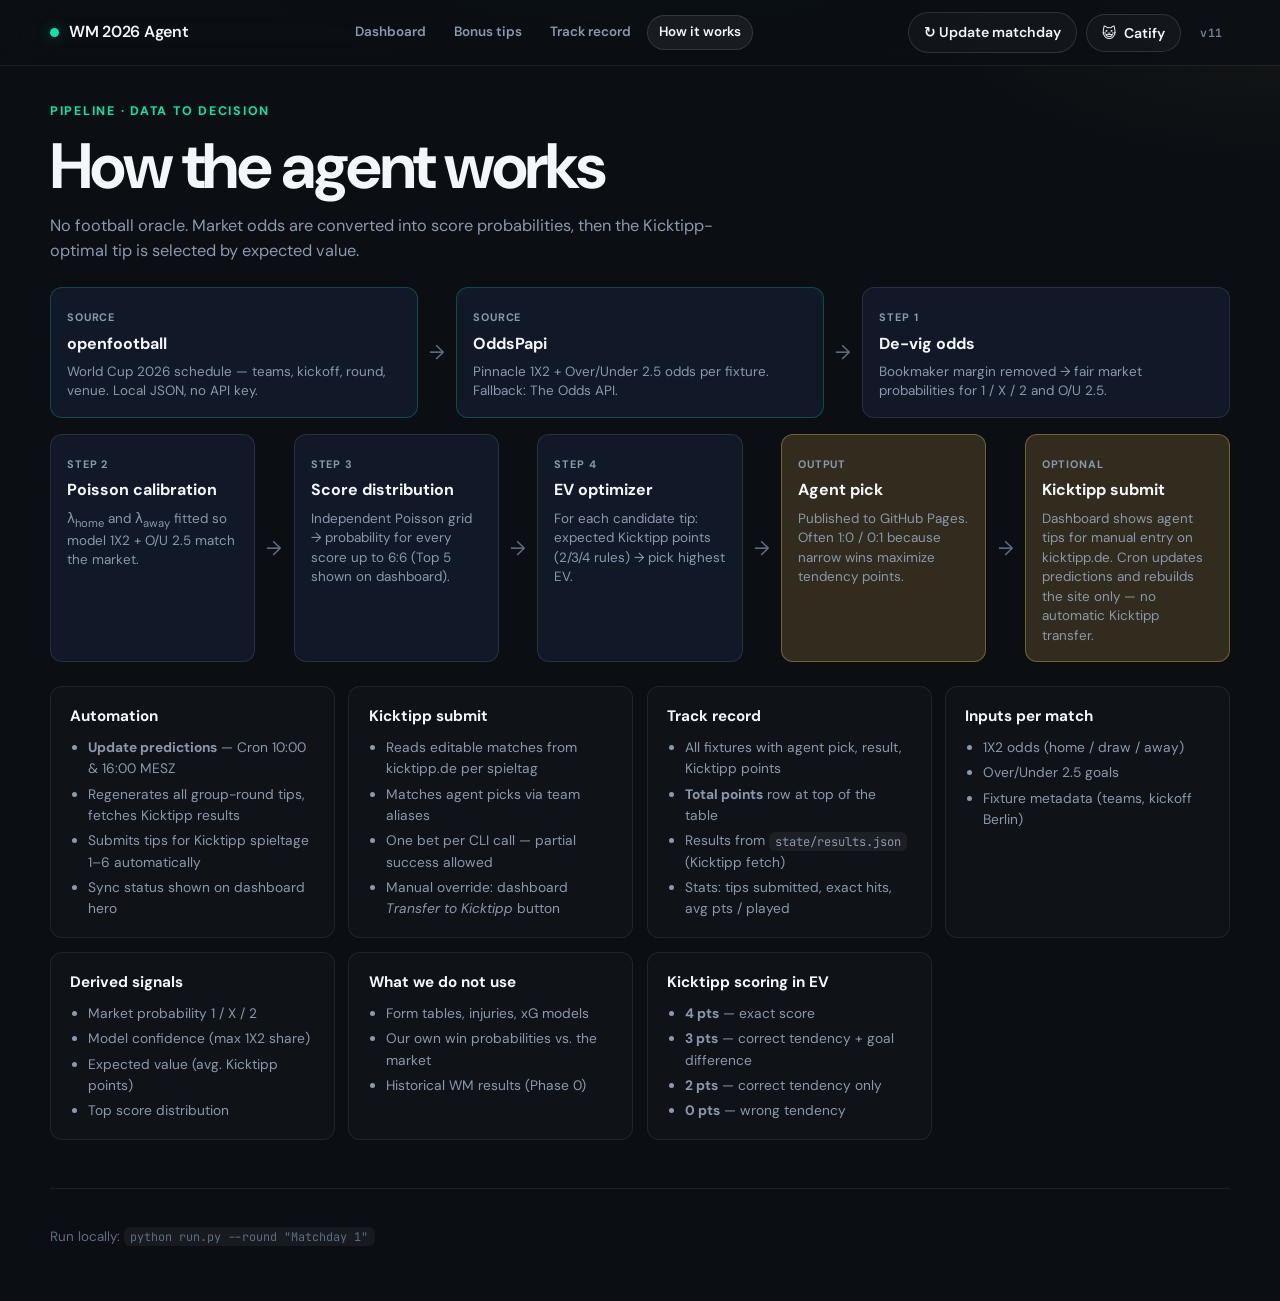
<file: docs/pipeline.html>
<!DOCTYPE html>
<html lang="en">
<head>
  <meta charset="utf-8">
  <meta name="viewport" content="width=device-width, initial-scale=1">
  <title>How it works · WM 2026 Agent</title>
  <link rel="preconnect" href="https://fonts.googleapis.com">
  <link rel="preconnect" href="https://fonts.gstatic.com" crossorigin>
  <link href="https://fonts.googleapis.com/css2?family=DM+Sans:ital,opsz,wght@0,9..40,400;0,9..40,500;0,9..40,600;0,9..40,700;1,9..40,400&family=JetBrains+Mono:wght@500;700&display=swap" rel="stylesheet">
  <link rel="stylesheet" href="static/style.css">
  <style>
    /* Critical: hide cat copy before full CSS / JS (normal mode default). */
    html:not(.cat-mode) .t-cat,
    body:not(.cat-mode) .t-cat {
      display: none !important;
    }
    html.cat-mode .t-normal,
    body.cat-mode .t-normal {
      display: none !important;
    }
  </style>
  <script>
    (function () {
      try {
        if (localStorage.getItem("wm2026-cat-mode") === "1") {
          document.documentElement.classList.add("cat-mode");
        }
      } catch (err) {
        /* ignore */
      }
    })();
  </script>
</head>
<body>
  <div class="page-glow" aria-hidden="true"></div>
  <div class="cat-layer" aria-hidden="true" hidden>
    <img class="cat-float cat-float-tr" src="static/cats/mascot.svg" alt="" width="48" height="48">
    <img class="cat-float cat-float-bl" src="static/cats/purr.svg" alt="" width="40" height="40">
  </div>
  <header class="topbar">
    <div class="shell topbar-inner">
      <div class="brand">
        <a href="index.html" class="brand-link">
          <span class="brand-dot"></span>
          <span class="brand-label">
            <span class="t-normal">WM 2026 Agent</span>
            <span class="t-cat" hidden>WM 2026 Cat Agent</span>
          </span>
        </a>
      </div>
      <nav class="topbar-nav" aria-label="Main">
        <a href="index.html" class="nav-link">
          <span class="t-normal">Dashboard</span>
          <span class="t-cat" hidden>Bowl board</span>
        </a>
        <a href="bonus.html" class="nav-link">
          <span class="t-normal">Bonus tips</span>
          <span class="t-cat" hidden>Bonus yarn</span>
        </a>
        <a href="track.html" class="nav-link">
          <span class="t-normal">Track record</span>
          <span class="t-cat" hidden>Treat ledger</span>
        </a>
        <a href="pipeline.html" class="nav-link is-active">
          <span class="t-normal">How it works</span>
          <span class="t-cat" hidden>How the cat works</span>
        </a>
      </nav>
      <div class="topbar-actions">
        <a
          href="#"
          class="update-btn"
          id="update-btn"
          data-update-url="https://github.com/ElPold/wm2026-agent/actions/workflows/update-predictions.yml"
          aria-haspopup="dialog"
        >
          <span class="t-normal">↻ Update matchday</span>
          <span class="t-cat" hidden>↻ Refill the bowl</span>
        </a>
        <button type="button" class="catify-btn" id="catify-btn" aria-pressed="false">
          <span aria-hidden="true">😺</span>
          <span class="t-normal">Catify</span>
          <span class="t-cat" hidden>Un-Catify</span>
        </button>
        <span class="site-version mono" title="Site build version">v11</span>
      </div>
    </div>
  </header>
  <div class="update-gate" id="update-gate" hidden>
    <div class="update-gate-backdrop" data-update-gate-close></div>
    <div
      class="update-gate-dialog"
      role="dialog"
      aria-modal="true"
      aria-labelledby="update-gate-title"
    >
      <h2 class="update-gate-title" id="update-gate-title">
        <span class="t-normal">Update matchday</span>
        <span class="t-cat" hidden>Refill the bowl</span>
      </h2>
      <p class="update-gate-lead" id="update-gate-lead">
        <span class="t-normal">Enter the password to open the GitHub Actions workflow.</span>
        <span class="t-cat" hidden>Whisper the secret phrase to send the cat to the odds window.</span>
      </p>
      <label class="update-gate-label" for="update-gate-input">
        <span class="t-normal">Password</span>
        <span class="t-cat" hidden>Secret purr</span>
      </label>
      <input
        class="update-gate-input"
        id="update-gate-input"
        type="password"
        autocomplete="off"
        spellcheck="false"
      >
      <p class="update-gate-error" id="update-gate-error" hidden>
        <span class="t-normal">Wrong password. Try again.</span>
        <span class="t-cat" hidden>Wrong purr. The cat is not impressed.</span>
      </p>
      <div class="update-gate-actions">
        <button type="button" class="update-gate-btn update-gate-btn-ghost" data-update-gate-close>
          <span class="t-normal">Cancel</span>
          <span class="t-cat" hidden>Never mind</span>
        </button>
        <button type="button" class="update-gate-btn update-gate-btn-primary" id="update-gate-submit">
          <span class="t-normal">Continue</span>
          <span class="t-cat" hidden>Let the cat go</span>
        </button>
      </div>
    </div>
  </div>

  <section class="hero shell hero-compact">
    <p class="eyebrow">
      <span class="t-normal">Pipeline · Data to decision</span>
      <span class="t-cat" hidden>Pipeline · sniff to bowl</span>
    </p>
    <h1>
      <span class="t-normal">How the agent works</span>
      <span class="t-cat" hidden>How the cat works</span>
    </h1>
    <p class="hero-copy">
      <span class="t-normal">No football oracle. Market odds are converted into score probabilities, then the Kicktipp-optimal tip is selected by expected value.</span>
      <span class="t-cat" hidden>No psychic cat. Market odds become nap probabilities, then the bowl with the most expected tuna is chosen.</span>
    </p>
  </section>

  <main class="shell main">
    <section class="flow-board">
      <div class="flow-row">
        <div class="flow-node source">
          <span class="flow-tag">Source</span>
          <strong>openfootball</strong>
          <p>World Cup 2026 schedule — teams, kickoff, round, venue. Local JSON, no API key.</p>
        </div>
        <div class="flow-arrow" aria-hidden="true">→</div>
        <div class="flow-node source">
          <span class="flow-tag">Source</span>
          <strong>OddsPapi</strong>
          <p>Pinnacle 1X2 + Over/Under 2.5 odds per fixture. Fallback: The Odds API.</p>
        </div>
        <div class="flow-arrow" aria-hidden="true">→</div>
        <div class="flow-node process">
          <span class="flow-tag">Step 1</span>
          <strong>De-vig odds</strong>
          <p>Bookmaker margin removed → fair market probabilities for 1 / X / 2 and O/U 2.5.</p>
        </div>
      </div>

      <div class="flow-row">
        <div class="flow-node process">
          <span class="flow-tag">Step 2</span>
          <strong>Poisson calibration</strong>
          <p>λ<sub>home</sub> and λ<sub>away</sub> fitted so model 1X2 + O/U 2.5 match the market.</p>
        </div>
        <div class="flow-arrow" aria-hidden="true">→</div>
        <div class="flow-node process">
          <span class="flow-tag">Step 3</span>
          <strong>Score distribution</strong>
          <p>Independent Poisson grid → probability for every score up to 6:6 (Top 5 shown on dashboard).</p>
        </div>
        <div class="flow-arrow" aria-hidden="true">→</div>
        <div class="flow-node process">
          <span class="flow-tag">Step 4</span>
          <strong>EV optimizer</strong>
          <p>For each candidate tip: expected Kicktipp points (2/3/4 rules) → pick highest EV.</p>
        </div>
        <div class="flow-arrow" aria-hidden="true">→</div>
        <div class="flow-node output">
          <span class="flow-tag">Output</span>
          <strong>Agent pick</strong>
          <p>Published to GitHub Pages. Often 1:0 / 0:1 because narrow wins maximize tendency points.</p>
        </div>
        <div class="flow-arrow" aria-hidden="true">→</div>
        <div class="flow-node output">
          <span class="flow-tag">Optional</span>
          <strong>Kicktipp submit</strong>
          <p>Dashboard shows agent tips for manual entry on kicktipp.de. Cron updates predictions and rebuilds the site only — no automatic Kicktipp transfer.</p>
        </div>
      </div>
    </section>

    <section class="pipeline-grid">
      <article class="pipeline-card">
        <h2><span class="t-normal">Automation</span><span class="t-cat" hidden>Cat schedule</span></h2>
        <ul>
          <li><span class="t-normal"><strong>Update predictions</strong> — Cron 10:00 &amp; 16:00 MESZ</span><span class="t-cat" hidden>Bowl refill — twice daily</span></li>
          <li><span class="t-normal">Regenerates all group-round tips, fetches Kicktipp results</span><span class="t-cat" hidden>Refreshes all naps, fetches outcomes</span></li>
          <li><span class="t-normal">Submits tips for Kicktipp spieltage 1–6 automatically</span><span class="t-cat" hidden>Sends treats for all bowl rounds</span></li>
          <li><span class="t-normal">Sync status shown on dashboard hero</span><span class="t-cat" hidden>Last purr logged on the board</span></li>
        </ul>
      </article>
      <article class="pipeline-card">
        <h2><span class="t-normal">Kicktipp submit</span><span class="t-cat" hidden>Bowl delivery</span></h2>
        <ul>
          <li><span class="t-normal">Reads editable matches from kicktipp.de per spieltag</span><span class="t-cat" hidden>Reads tippable naps from the bowl page</span></li>
          <li><span class="t-normal">Matches agent picks via team aliases</span><span class="t-cat" hidden>Matches cat picks via name aliases</span></li>
          <li><span class="t-normal">One bet per CLI call — partial success allowed</span><span class="t-cat" hidden>One treat at a time — no total wipeout</span></li>
          <li><span class="t-normal">Manual override: dashboard <em>Transfer to Kicktipp</em> button</span><span class="t-cat" hidden>Manual: dashboard bowl button</span></li>
        </ul>
      </article>
      <article class="pipeline-card">
        <h2><span class="t-normal">Track record</span><span class="t-cat" hidden>Treat ledger</span></h2>
        <ul>
          <li><span class="t-normal">All fixtures with agent pick, result, Kicktipp points</span><span class="t-cat" hidden>Every nap with pick, outcome, treats</span></li>
          <li><span class="t-normal"><strong>Total points</strong> row at top of the table</span><span class="t-cat" hidden>Total treats at top of ledger</span></li>
          <li><span class="t-normal">Results from <code>state/results.json</code> (Kicktipp fetch)</span><span class="t-cat" hidden>Outcomes from Kicktipp fetch</span></li>
          <li><span class="t-normal">Stats: tips submitted, exact hits, avg pts / played</span><span class="t-cat" hidden>Stats above the ledger table</span></li>
        </ul>
      </article>
      <article class="pipeline-card">
        <h2><span class="t-normal">Inputs per match</span><span class="t-cat" hidden>Sniff inputs</span></h2>
        <ul>
          <li><span class="t-normal">1X2 odds (home / draw / away)</span><span class="t-cat" hidden>1X2 sniff odds</span></li>
          <li><span class="t-normal">Over/Under 2.5 goals</span><span class="t-cat" hidden>Goal-line sniff</span></li>
          <li><span class="t-normal">Fixture metadata (teams, kickoff Berlin)</span><span class="t-cat" hidden>Nap metadata</span></li>
        </ul>
      </article>
      <article class="pipeline-card">
        <h2><span class="t-normal">Derived signals</span><span class="t-cat" hidden>Derived purrs</span></h2>
        <ul>
          <li><span class="t-normal">Market probability 1 / X / 2</span><span class="t-cat" hidden>Nap probability</span></li>
          <li><span class="t-normal">Model confidence (max 1X2 share)</span><span class="t-cat" hidden>Cat confidence</span></li>
          <li><span class="t-normal">Expected value (avg. Kicktipp points)</span><span class="t-cat" hidden>Tuna value</span></li>
          <li><span class="t-normal">Top score distribution</span><span class="t-cat" hidden>Top nap outcomes</span></li>
        </ul>
      </article>
      <article class="pipeline-card">
        <h2><span class="t-normal">What we do not use</span><span class="t-cat" hidden>What the cat ignores</span></h2>
        <ul>
          <li><span class="t-normal">Form tables, injuries, xG models</span><span class="t-cat" hidden>Vibes, haircuts, cat astrology</span></li>
          <li><span class="t-normal">Our own win probabilities vs. the market</span><span class="t-cat" hidden>Cat opinions vs. the market</span></li>
          <li><span class="t-normal">Historical WM results (Phase 0)</span><span class="t-cat" hidden>Old yarn balls (Phase 0)</span></li>
        </ul>
      </article>
      <article class="pipeline-card">
        <h2><span class="t-normal">Kicktipp scoring in EV</span><span class="t-cat" hidden>Treat scoring in tuna math</span></h2>
        <ul>
          <li><strong>4 pts</strong> — exact score</li>
          <li><strong>3 pts</strong> — correct tendency + goal difference</li>
          <li><strong>2 pts</strong> — correct tendency only</li>
          <li><strong>0 pts</strong> — wrong tendency</li>
        </ul>
      </article>
    </section>
  </main>

  <footer class="footer shell">
    <p>
      <span class="t-normal">Run locally: <code>python run.py --round "Matchday 1"</code></span>
      <span class="t-cat" hidden>Run locally: <code>python run.py --round "Matchday 1"</code> — cat approved</span>
    </p>
  </footer>

  <script>
    (function () {
      var CAT_KEY = "wm2026-cat-mode";
      var catBtn = document.getElementById("catify-btn");

      function setCatMode(enabled) {
        document.documentElement.classList.toggle("cat-mode", enabled);
        document.body.classList.toggle("cat-mode", enabled);
        document.querySelectorAll(".t-normal").forEach(function (el) {
          el.hidden = enabled;
        });
        document.querySelectorAll(".t-cat").forEach(function (el) {
          el.hidden = !enabled;
        });
        var catLayer = document.querySelector(".cat-layer");
        if (catLayer) {
          catLayer.hidden = !enabled;
        }
        if (catBtn) {
          catBtn.setAttribute("aria-pressed", enabled ? "true" : "false");
        }
      }

      function readCatMode() {
        try {
          return localStorage.getItem(CAT_KEY) === "1";
        } catch (err) {
          return false;
        }
      }

      function storeCatMode(enabled) {
        try {
          localStorage.setItem(CAT_KEY, enabled ? "1" : "0");
        } catch (err) {
          /* ignore */
        }
      }

      document.querySelectorAll(".t-cat").forEach(function (el) {
        el.hidden = true;
      });

      setCatMode(readCatMode());

      if (catBtn) {
        catBtn.addEventListener("click", function (event) {
          event.preventDefault();
          var next = !document.body.classList.contains("cat-mode");
          setCatMode(next);
          storeCatMode(next);
        });
      }
    })();

    (function () {
      var UPDATE_UNLOCK_KEY = "wm2026-update-unlocked";
      var UPDATE_PASSWORD = "ThomasWMAgent2026";
      var updateBtn = document.getElementById("update-btn");
      var gate = document.getElementById("update-gate");
      var input = document.getElementById("update-gate-input");
      var error = document.getElementById("update-gate-error");
      var submitBtn = document.getElementById("update-gate-submit");
      var pendingWorkflowUrl = "";

      function isUnlocked() {
        try {
          return sessionStorage.getItem(UPDATE_UNLOCK_KEY) === "1";
        } catch (err) {
          return false;
        }
      }

      function storeUnlock() {
        try {
          sessionStorage.setItem(UPDATE_UNLOCK_KEY, "1");
        } catch (err) {
          /* ignore */
        }
      }

      function openWorkflow(url) {
        if (!url) {
          return;
        }
        window.open(url, "_blank", "noopener,noreferrer");
      }

      function showGate(url) {
        if (!gate || !input) {
          return;
        }
        pendingWorkflowUrl = url || "";
        gate.hidden = false;
        if (error) {
          error.hidden = true;
        }
        input.value = "";
        input.focus();
      }

      function hideGate() {
        if (!gate) {
          return;
        }
        gate.hidden = true;
        pendingWorkflowUrl = "";
        if (input) {
          input.value = "";
        }
        if (error) {
          error.hidden = true;
        }
      }

      function tryUnlock() {
        if (!input) {
          return;
        }
        if (input.value === UPDATE_PASSWORD) {
          storeUnlock();
          var url = pendingWorkflowUrl;
          hideGate();
          openWorkflow(url);
          return;
        }
        if (error) {
          error.hidden = false;
        }
        input.select();
      }

      function handleProtectedAction(event, url) {
        event.preventDefault();
        if (isUnlocked()) {
          openWorkflow(url);
          return;
        }
        showGate(url);
      }

      if (updateBtn) {
        updateBtn.addEventListener("click", function (event) {
          handleProtectedAction(
            event,
            updateBtn.getAttribute("data-update-url")
          );
        });
      }

      if (submitBtn) {
        submitBtn.addEventListener("click", tryUnlock);
      }

      if (input) {
        input.addEventListener("keydown", function (event) {
          if (event.key === "Enter") {
            event.preventDefault();
            tryUnlock();
          }
          if (event.key === "Escape") {
            hideGate();
          }
        });
      }

      document.querySelectorAll("[data-update-gate-close]").forEach(function (el) {
        el.addEventListener("click", hideGate);
      });
    })();
  </script>
</body>
</html>
</file>
<file: docs/static/style.css>
:root {
  --bg: #0b0f14;
  --bg-elevated: #111827;
  --bg-card: #111827;
  --bg-card-hover: #151f31;
  --border: rgba(255, 255, 255, 0.07);
  --border-strong: rgba(255, 255, 255, 0.12);
  --text: #f3f6fb;
  --muted: #8b98ad;
  --muted-2: #5f6d84;
  --accent: #00e5a8;
  --accent-dim: rgba(0, 229, 168, 0.14);
  --accent-glow: rgba(0, 229, 168, 0.35);
  --gold: #f5c451;
  --gold-dim: rgba(245, 196, 81, 0.16);
  --shadow: 0 24px 80px rgba(0, 0, 0, 0.45);
  --radius: 18px;
  --radius-sm: 12px;
  --font: "DM Sans", ui-sans-serif, system-ui, -apple-system, sans-serif;
  --mono: "JetBrains Mono", ui-monospace, SFMono-Regular, Menlo, monospace;
}

* { box-sizing: border-box; }

[hidden] {
  display: none !important;
}

/* Catify: CSS is the source of truth for which copy is visible. */
html:not(.cat-mode) .t-cat,
body:not(.cat-mode) .t-cat {
  display: none !important;
}

html.cat-mode .t-normal,
body.cat-mode .t-normal {
  display: none !important;
}

html { scroll-behavior: smooth; }

img {
  max-width: 100%;
  height: auto;
}

body {
  margin: 0;
  min-height: 100vh;
  font-family: var(--font);
  background: var(--bg);
  color: var(--text);
  line-height: 1.55;
  -webkit-font-smoothing: antialiased;
}

.mono {
  font-family: var(--mono);
  font-variant-numeric: tabular-nums;
}

.page-glow {
  position: fixed;
  inset: 0;
  pointer-events: none;
  background:
    radial-gradient(ellipse 80% 50% at 50% -20%, rgba(0, 229, 168, 0.08), transparent 55%),
    radial-gradient(ellipse 60% 40% at 100% 0%, rgba(245, 196, 81, 0.05), transparent 50%);
  z-index: 0;
}

.shell {
  width: min(1180px, calc(100% - 2rem));
  margin: 0 auto;
  position: relative;
  z-index: 1;
}

/* Topbar */
.topbar {
  position: sticky;
  top: 0;
  z-index: 20;
  backdrop-filter: blur(14px);
  background: rgba(11, 15, 20, 0.82);
  border-bottom: 1px solid var(--border);
}

.topbar-inner {
  display: flex;
  align-items: center;
  justify-content: space-between;
  gap: 0.75rem;
  padding: 0.75rem 0;
  flex-wrap: wrap;
}

.brand-link {
  display: inline-flex;
  align-items: center;
  gap: 0.65rem;
  color: inherit;
  text-decoration: none;
}

.brand {
  display: flex;
  align-items: center;
  gap: 0.65rem;
  font-weight: 600;
  letter-spacing: -0.02em;
}

.topbar-nav {
  display: flex;
  align-items: center;
  gap: 0.25rem;
  flex: 1;
  justify-content: center;
}

.nav-link {
  padding: 0.45rem 0.75rem;
  border-radius: 999px;
  color: var(--muted);
  text-decoration: none;
  font-size: 0.84rem;
  font-weight: 600;
  transition: color 0.2s, background 0.2s;
}

.nav-link:hover {
  color: var(--text);
  background: rgba(255, 255, 255, 0.04);
}

.nav-link.is-active {
  color: var(--text);
  background: rgba(255, 255, 255, 0.06);
  box-shadow: inset 0 0 0 1px var(--border-strong);
}

.ghost-btn {
  display: inline-flex;
  align-items: center;
  padding: 0.55rem 0.85rem;
  border-radius: 999px;
  border: 1px solid var(--border);
  background: transparent;
  color: var(--muted);
  font-family: var(--font);
  font-size: 0.84rem;
  font-weight: 600;
  text-decoration: none;
  transition: border-color 0.2s, color 0.2s, background 0.2s;
}

.ghost-btn:hover {
  color: var(--text);
  border-color: var(--border-strong);
  background: rgba(255, 255, 255, 0.03);
}

.brand-dot {
  width: 9px;
  height: 9px;
  border-radius: 50%;
  background: var(--accent);
  box-shadow: 0 0 14px var(--accent-glow);
}

.topbar-actions {
  display: flex;
  align-items: center;
  gap: 0.55rem;
  flex-shrink: 0;
}

.site-version {
  margin-left: 0.15rem;
  padding: 0.35rem 0.5rem;
  font-size: 0.72rem;
  font-weight: 600;
  color: var(--muted);
  letter-spacing: 0.02em;
  opacity: 0.85;
}

.update-btn,
.catify-btn {
  display: inline-flex;
  align-items: center;
  gap: 0.45rem;
  padding: 0.55rem 0.95rem;
  border-radius: 999px;
  border: 1px solid var(--border-strong);
  background: rgba(255, 255, 255, 0.03);
  color: var(--text);
  font-family: var(--font);
  font-size: 0.88rem;
  font-weight: 600;
  cursor: pointer;
  text-decoration: none;
  transition: border-color 0.2s, background 0.2s, transform 0.15s;
  white-space: nowrap;
}

.update-btn:hover,
.catify-btn:hover {
  border-color: var(--accent);
  background: var(--accent-dim);
}

.catify-btn[aria-pressed="true"] {
  border-color: var(--accent);
  background: var(--accent-dim);
  box-shadow: 0 0 0 1px rgba(0, 229, 168, 0.2);
}

.update-gate {
  position: fixed;
  inset: 0;
  z-index: 200;
  display: grid;
  place-items: center;
  padding: 1.25rem;
}

.update-gate[hidden] {
  display: none !important;
}

.update-gate-backdrop {
  position: absolute;
  inset: 0;
  background: rgba(4, 8, 14, 0.72);
  backdrop-filter: blur(6px);
}

.update-gate-dialog {
  position: relative;
  width: min(100%, 420px);
  padding: 1.5rem;
  border-radius: calc(var(--radius) + 2px);
  border: 1px solid var(--border-strong);
  background: linear-gradient(180deg, #151f31, var(--bg-card));
  box-shadow: var(--shadow);
}

.update-gate-title {
  margin: 0;
  font-size: 1.15rem;
  font-weight: 700;
}

.update-gate-lead {
  margin: 0.55rem 0 1rem;
  color: var(--muted);
  font-size: 0.9rem;
}

.update-gate-label {
  display: block;
  margin-bottom: 0.4rem;
  font-size: 0.78rem;
  font-weight: 700;
  letter-spacing: 0.08em;
  text-transform: uppercase;
  color: var(--muted-2);
}

.update-gate-input {
  width: 100%;
  padding: 0.7rem 0.85rem;
  border-radius: var(--radius-sm);
  border: 1px solid var(--border-strong);
  background: rgba(0, 0, 0, 0.25);
  color: var(--text);
  font-family: var(--mono);
  font-size: 0.95rem;
}

.update-gate-input:focus {
  outline: none;
  border-color: var(--accent);
  box-shadow: 0 0 0 2px var(--accent-dim);
}

.update-gate-error {
  margin: 0.65rem 0 0;
  color: #ff8f8f;
  font-size: 0.85rem;
}

.update-gate-actions {
  display: flex;
  justify-content: flex-end;
  gap: 0.55rem;
  margin-top: 1.15rem;
}

.update-gate-btn {
  padding: 0.55rem 0.95rem;
  border-radius: 999px;
  border: 1px solid var(--border-strong);
  background: rgba(255, 255, 255, 0.03);
  color: var(--text);
  font-family: var(--font);
  font-size: 0.88rem;
  font-weight: 600;
  cursor: pointer;
}

.update-gate-btn-primary {
  border-color: var(--accent);
  background: var(--accent-dim);
}

.update-gate-btn-primary:hover {
  background: rgba(0, 229, 168, 0.22);
}

.update-gate-btn-ghost:hover {
  border-color: var(--border-strong);
  background: rgba(255, 255, 255, 0.06);
}

.cat-mode .catify-btn {
  border-color: #f8a94a;
  background: rgba(248, 169, 74, 0.12);
}

/* Hero */
.hero {
  padding: 3.5rem 0 2.5rem;
}

.hero-compact {
  padding: 2.25rem 0 1.5rem;
}

.eyebrow {
  margin: 0 0 0.75rem;
  color: var(--accent);
  font-size: 0.78rem;
  font-weight: 700;
  letter-spacing: 0.14em;
  text-transform: uppercase;
}

.hero h1 {
  margin: 0;
  font-size: clamp(2.4rem, 6vw, 4rem);
  font-weight: 700;
  letter-spacing: -0.04em;
  line-height: 1.02;
}

.hero-sub {
  margin: 1rem 0 0;
  font-size: clamp(1.05rem, 2.5vw, 1.35rem);
  color: #d5deea;
  font-weight: 500;
  max-width: 720px;
}

.hero-copy {
  margin: 0.85rem 0 0;
  color: var(--muted);
  max-width: 680px;
  font-size: 1.02rem;
}

.hero-stats {
  display: grid;
  grid-template-columns: repeat(3, minmax(0, 1fr));
  gap: 0.85rem;
  margin-top: 2rem;
}

.hero-stat {
  background: var(--bg-elevated);
  border: 1px solid var(--border);
  border-radius: var(--radius-sm);
  padding: 1rem 1.1rem;
}

.hero-stat-value {
  display: block;
  font-size: 1.45rem;
  font-weight: 700;
  letter-spacing: -0.02em;
}

.hero-stat-label {
  display: block;
  margin-top: 0.2rem;
  color: var(--muted);
  font-size: 0.82rem;
}

.sync-status {
  display: flex;
  flex-direction: column;
  gap: 0.55rem;
  margin-top: 1.25rem;
  padding: 0.85rem 1rem;
  border-radius: var(--radius-sm);
  border: 1px solid var(--border);
  background: rgba(255, 255, 255, 0.02);
}

.sync-status-item {
  display: flex;
  align-items: flex-start;
  gap: 0.55rem;
  font-size: 0.88rem;
  color: var(--text);
  line-height: 1.45;
}

.sync-status-dot {
  flex-shrink: 0;
  width: 0.55rem;
  height: 0.55rem;
  margin-top: 0.35rem;
  border-radius: 50%;
  background: var(--muted);
}

.sync-status-dot-ok {
  background: var(--accent);
  box-shadow: 0 0 0 3px rgba(0, 229, 168, 0.15);
}

.sync-status-dot-failed {
  background: #ff6b6b;
  box-shadow: 0 0 0 3px rgba(255, 107, 107, 0.15);
}

.sync-status-dot-skipped {
  background: #f0b429;
  box-shadow: 0 0 0 3px rgba(240, 180, 41, 0.12);
}

.sync-status-dot-partial {
  background: #f0b429;
  box-shadow: 0 0 0 3px rgba(240, 180, 41, 0.12);
}

.sync-status-dot-muted,
.sync-status-item-muted {
  opacity: 0.85;
}

.sync-status-dot-muted {
  background: var(--muted, #888);
}

.sync-status-item-failed {
  color: #ffb4b4;
}

.sync-status-item-skipped {
  color: var(--muted);
}

.sync-status-item-partial {
  color: #f5d27a;
}

/* Main */
.main {
  padding-bottom: 3rem;
}

/* Matchday tabs */
.day-tabs-wrap {
  margin-bottom: 1.5rem;
}

.day-tabs-hint {
  margin: 0 0 0.55rem;
  color: var(--muted);
  font-size: 0.82rem;
}

.day-tabs {
  display: flex;
  flex-wrap: wrap;
  gap: 0.65rem;
  padding: 0.35rem;
  border-radius: calc(var(--radius) + 2px);
  background: rgba(255, 255, 255, 0.02);
  border: 1px solid var(--border);
}

@media (max-width: 720px) {
  .day-tabs {
    flex-wrap: nowrap;
    overflow-x: auto;
    -webkit-overflow-scrolling: touch;
    scrollbar-width: thin;
  }

  .day-tabs-hint::after {
    content: " · swipe for more";
  }
}

.day-tab {
  display: flex;
  flex-direction: column;
  align-items: center;
  text-align: center;
  gap: 0.2rem;
  min-width: 7.5rem;
  flex-shrink: 0;
  padding: 0.7rem 1rem;
  border: 1px solid transparent;
  border-radius: var(--radius-sm);
  background: transparent;
  color: var(--muted);
  font-family: var(--font);
  cursor: pointer;
  transition: color 0.2s, background 0.2s, border-color 0.2s, box-shadow 0.2s, transform 0.15s;
}

.day-tab:hover {
  color: var(--text);
  background: rgba(255, 255, 255, 0.04);
  border-color: var(--border);
}

.day-tab.is-active {
  color: var(--text);
  border-color: rgba(0, 229, 168, 0.45);
  background: linear-gradient(180deg, rgba(0, 229, 168, 0.12), rgba(0, 229, 168, 0.04));
  box-shadow: 0 8px 24px rgba(0, 0, 0, 0.25), inset 0 1px 0 rgba(255, 255, 255, 0.05);
  transform: translateY(-1px);
}

.day-tab.is-current:not(.is-active) {
  color: var(--text);
  border-color: rgba(0, 229, 168, 0.32);
  background: rgba(0, 229, 168, 0.07);
  box-shadow: 0 0 0 1px rgba(0, 229, 168, 0.08);
}

.day-tab.is-current.is-active {
  border-color: rgba(0, 229, 168, 0.65);
  background: linear-gradient(180deg, rgba(0, 229, 168, 0.18), rgba(0, 229, 168, 0.06));
  box-shadow:
    0 8px 28px rgba(0, 229, 168, 0.12),
    0 8px 24px rgba(0, 0, 0, 0.25),
    inset 0 1px 0 rgba(255, 255, 255, 0.06);
}

.day-tab-now {
  display: block;
  width: 100%;
  font-size: 0.62rem;
  font-weight: 700;
  letter-spacing: 0.14em;
  text-transform: uppercase;
  color: var(--accent);
  text-align: center;
}

.day-tab.is-current .day-tab-meta {
  color: rgba(0, 229, 168, 0.85);
}

.day-tab-name {
  display: block;
  width: 100%;
  font-size: 0.95rem;
  font-weight: 700;
  letter-spacing: -0.02em;
  text-align: center;
}

.day-tab-meta {
  display: block;
  width: 100%;
  font-size: 0.68rem;
  font-weight: 600;
  letter-spacing: 0.06em;
  text-transform: uppercase;
  color: var(--muted-2);
  text-align: center;
}

.day-tab.is-active .day-tab-meta {
  color: var(--accent);
}

.team-name {
  display: inline-flex;
  align-items: center;
  gap: 0.45rem;
}

.team-flag {
  width: 20px;
  height: 15px;
  max-width: 20px;
  max-height: 15px;
  border-radius: 2px;
  object-fit: cover;
  box-shadow: 0 0 0 1px rgba(255, 255, 255, 0.12);
  flex-shrink: 0;
}

.matchup {
  display: inline-flex;
  flex-wrap: wrap;
  align-items: center;
  gap: 0.35rem 0.85rem;
}

.match-title .matchup {
  gap: 0.5rem 1.75rem;
  row-gap: 0.65rem;
}

.match-title .team-name {
  gap: 0.55rem;
}

.match-title .team-flag {
  width: 1.4em;
  height: auto;
  aspect-ratio: 4 / 3;
  max-width: none;
  max-height: none;
  border-radius: 3px;
}

.day-panel {
  display: none;
}

.day-panel.is-active {
  display: block;
}

.day-head {
  display: flex;
  align-items: flex-start;
  justify-content: space-between;
  gap: 1rem;
  flex-wrap: wrap;
}

.day-head h2 {
  margin: 0;
  font-size: 1.35rem;
  font-weight: 700;
  letter-spacing: -0.02em;
}

.day-meta {
  margin: 0.35rem 0 0;
  color: var(--muted);
  font-size: 0.9rem;
}

.day-kicktipp-hint {
  margin: 0.45rem 0 0;
  color: var(--muted);
  font-size: 0.82rem;
}

.day-kicktipp-hint-muted {
  font-style: italic;
  opacity: 0.85;
}

.kicktipp-btn {
  display: inline-flex;
  align-items: center;
  gap: 0.4rem;
  padding: 0.6rem 1rem;
  border-radius: 999px;
  border: 1px solid rgba(0, 229, 168, 0.35);
  background: rgba(0, 229, 168, 0.08);
  color: var(--accent);
  font-family: var(--font);
  font-size: 0.88rem;
  font-weight: 600;
  cursor: pointer;
  text-decoration: none;
  transition: border-color 0.2s, background 0.2s, transform 0.15s;
  white-space: nowrap;
  flex-shrink: 0;
}

.kicktipp-btn:hover {
  border-color: var(--accent);
  background: rgba(0, 229, 168, 0.16);
  transform: translateY(-1px);
}

.update-gate-hint {
  margin: 0 0 1rem;
  color: var(--muted);
  font-size: 0.88rem;
  line-height: 1.45;
}

/* Match list — one card per game, stacked */
.match-list {
  display: flex;
  flex-direction: column;
  gap: 1rem;
  margin-top: 1.25rem;
}

.match-card {
  padding: 1.6rem;
  border-radius: calc(var(--radius) + 4px);
  border: 1px solid var(--border);
  background: linear-gradient(180deg, #141d2c, var(--bg-card));
  box-shadow: inset 0 1px 0 rgba(255, 255, 255, 0.04);
}

.match-card.is-pending {
  opacity: 0.72;
  border-style: dashed;
}

.match-card.is-locked {
  border-color: rgba(148, 163, 184, 0.35);
  background:
    linear-gradient(145deg, rgba(148, 163, 184, 0.06), transparent 42%),
    linear-gradient(180deg, #141d2c, var(--bg-card));
}

.match-card.is-highlight {
  border-color: rgba(0, 229, 168, 0.22);
  background:
    linear-gradient(145deg, rgba(0, 229, 168, 0.07), transparent 40%),
    linear-gradient(180deg, #141d2c, var(--bg-card));
  box-shadow: var(--shadow), inset 0 1px 0 rgba(255, 255, 255, 0.04);
}

.match-top {
  display: flex;
  justify-content: space-between;
  gap: 1.25rem;
  align-items: flex-start;
}

.match-kicker {
  margin: 0 0 0.4rem;
  color: var(--accent);
  font-size: 0.75rem;
  font-weight: 700;
  letter-spacing: 0.12em;
  text-transform: uppercase;
}

.match-round {
  margin: 0 0 0.3rem;
  color: var(--muted-2);
  font-size: 0.72rem;
  font-weight: 700;
  letter-spacing: 0.1em;
  text-transform: uppercase;
}

.match-title {
  margin: 0;
  font-size: clamp(1.35rem, 3vw, 1.85rem);
  font-weight: 700;
  letter-spacing: -0.03em;
}

.match-meta {
  margin: 0.45rem 0 0;
  color: var(--muted);
  font-size: 0.9rem;
}

.vs {
  color: var(--muted-2);
  font-weight: 500;
  flex-shrink: 0;
}

.match-title .vs {
  font-size: 0.58em;
  font-weight: 600;
  letter-spacing: 0.14em;
  text-transform: lowercase;
  color: var(--muted);
  opacity: 0.85;
  padding: 0 0.15rem;
}

.ev-badge {
  text-align: right;
  background: var(--gold-dim);
  border: 1px solid rgba(245, 196, 81, 0.35);
  border-radius: var(--radius-sm);
  padding: 0.75rem 1rem;
  min-width: 120px;
  flex-shrink: 0;
}

.ev-badge-label {
  display: block;
  color: var(--gold);
  font-size: 0.72rem;
  font-weight: 700;
  letter-spacing: 0.1em;
  text-transform: uppercase;
}

.ev-badge-value {
  display: block;
  margin-top: 0.15rem;
  font-family: var(--mono);
  font-size: 2rem;
  font-weight: 700;
  color: var(--gold);
  line-height: 1;
}

.match-body {
  display: grid;
  grid-template-columns: 1.1fr 1fr;
  gap: 1.5rem;
  margin-top: 1.5rem;
  align-items: center;
}

.pick-hero {
  padding: 1.2rem 0;
}

.pick-label {
  display: block;
  color: var(--muted);
  font-size: 0.78rem;
  font-weight: 700;
  letter-spacing: 0.1em;
  text-transform: uppercase;
}

.pick-score {
  display: block;
  margin-top: 0.35rem;
  font-size: clamp(3rem, 8vw, 4.5rem);
  font-weight: 700;
  letter-spacing: -0.04em;
  line-height: 1;
  color: var(--text);
  text-shadow: 0 0 40px rgba(0, 229, 168, 0.15);
}

.side-label {
  margin: 0 0 0.65rem;
  color: var(--muted);
  font-size: 0.78rem;
  font-weight: 700;
  letter-spacing: 0.08em;
  text-transform: uppercase;
}

.prob-chips {
  display: flex;
  gap: 0.55rem;
  flex-wrap: wrap;
}

.prob-chip {
  flex: 1;
  min-width: 72px;
  background: rgba(255, 255, 255, 0.03);
  border: 1px solid var(--border);
  border-radius: var(--radius-sm);
  padding: 0.65rem 0.75rem;
  text-align: center;
}

.chip-key {
  display: block;
  color: var(--muted);
  font-size: 0.75rem;
  font-weight: 700;
}

.chip-val {
  display: block;
  margin-top: 0.15rem;
  font-size: 1.05rem;
  font-weight: 700;
}

.signal-row {
  display: grid;
  grid-template-columns: auto 1fr auto;
  gap: 0.65rem;
  align-items: center;
  margin-top: 1rem;
}

.signal-label {
  color: var(--muted);
  font-size: 0.78rem;
  font-weight: 600;
}

.signal-track {
  height: 8px;
  background: rgba(255, 255, 255, 0.06);
  border-radius: 999px;
  overflow: hidden;
}

.signal-fill {
  height: 100%;
  border-radius: 999px;
  background: linear-gradient(90deg, var(--accent), #3dffc8);
}

.signal-fill.confidence-low {
  background: linear-gradient(90deg, #7b8798, #a8b4c7);
}

.signal-fill.confidence-high {
  background: linear-gradient(90deg, var(--accent), var(--gold));
}

.signal-pct {
  color: var(--muted);
  font-size: 0.85rem;
}

.match-note {
  margin: 1.25rem 0 0;
  padding-top: 1rem;
  border-top: 1px solid var(--border);
  color: var(--muted);
  font-size: 0.95rem;
}

/* Badges */
.badge-row {
  display: flex;
  flex-wrap: wrap;
  gap: 0.45rem;
  margin-top: 0.85rem;
}

.badge {
  display: inline-flex;
  padding: 0.28rem 0.6rem;
  border-radius: 999px;
  font-size: 0.72rem;
  font-weight: 700;
  letter-spacing: 0.04em;
  text-transform: uppercase;
  border: 1px solid var(--border);
  background: rgba(255, 255, 255, 0.03);
  color: var(--muted);
}

.badge-ev-pick {
  color: var(--gold);
  border-color: rgba(245, 196, 81, 0.35);
  background: var(--gold-dim);
}

.badge-market {
  color: var(--accent);
  border-color: rgba(0, 229, 168, 0.3);
  background: var(--accent-dim);
}

.badge-high {
  color: #9ef7d8;
  border-color: rgba(0, 229, 168, 0.35);
}

.badge-low {
  color: #c2cad8;
}

.badge-no-odds {
  color: #f8a94a;
  border-color: rgba(248, 169, 74, 0.35);
}

.badge-blowout {
  color: var(--gold);
  border-color: rgba(245, 196, 81, 0.45);
  background: var(--gold-dim);
  text-transform: none;
  letter-spacing: 0.01em;
  font-size: 0.68rem;
}

.ev-alternatives {
  margin-top: 1.25rem;
  padding-top: 1.1rem;
  border-top: 1px solid var(--border);
}

.ev-alt-label {
  margin: 0 0 0.65rem;
  font-size: 0.78rem;
  font-weight: 700;
  letter-spacing: 0.06em;
  text-transform: uppercase;
  color: var(--muted);
}

.ev-alt-list {
  display: flex;
  flex-direction: column;
  gap: 0.4rem;
}

.ev-alt-row {
  display: flex;
  align-items: center;
  justify-content: space-between;
  gap: 1rem;
  padding: 0.45rem 0.65rem;
  border-radius: var(--radius-sm);
  border: 1px solid transparent;
  background: rgba(255, 255, 255, 0.02);
}

.ev-alt-row.is-pick {
  border-color: rgba(245, 196, 81, 0.35);
  background: var(--gold-dim);
}

.ev-alt-score {
  font-size: 0.95rem;
  font-weight: 600;
}

.ev-alt-ev {
  font-size: 0.82rem;
  color: var(--muted);
}

.ev-alt-row.is-pick .ev-alt-ev {
  color: var(--gold);
}

.no-odds-callout {
  margin-top: 1.25rem;
  padding: 1rem 1.1rem;
  border-radius: var(--radius-sm);
  border: 1px dashed rgba(248, 169, 74, 0.45);
  background: rgba(248, 169, 74, 0.08);
}

.no-odds-title {
  margin: 0 0 0.45rem;
  font-weight: 700;
  color: #f8c978;
  font-size: 1rem;
}

.no-odds-copy {
  margin: 0;
  color: var(--muted);
  font-size: 0.92rem;
  line-height: 1.5;
}

.no-odds-copy strong {
  color: #e8d2a8;
}

.ev-badge-pending {
  background: rgba(248, 169, 74, 0.12);
  border-color: rgba(248, 169, 74, 0.35);
}

.ev-badge-pending .ev-badge-label {
  color: #f8a94a;
}

.ev-badge-final {
  background: rgba(148, 163, 184, 0.12);
  border-color: rgba(148, 163, 184, 0.35);
}

.ev-badge-final .ev-badge-label {
  color: #94a3b8;
}

.ev-badge-final .ev-badge-value {
  color: #e2e8f0;
  font-size: 0.95rem !important;
}

.match-body-locked {
  grid-template-columns: 1fr;
}

.pick-hero-locked .pick-context {
  color: var(--muted);
  font-size: 0.88rem;
}

.badge-final {
  border-color: rgba(148, 163, 184, 0.4);
  color: #cbd5e1;
}

.no-odds-value {
  font-size: 0.95rem !important;
  line-height: 1.25;
  color: #f8c978 !important;
}

.pick-context {
  margin: 0.55rem 0 0;
  color: var(--muted);
  font-size: 0.86rem;
}

.score-dist {
  margin-top: 1.1rem;
  padding-top: 1rem;
  border-top: 1px solid var(--border);
}

.score-dist-label {
  margin: 0 0 0.55rem;
  color: var(--muted);
  font-size: 0.72rem;
  font-weight: 700;
  letter-spacing: 0.08em;
  text-transform: uppercase;
}

.score-dist-list {
  display: flex;
  flex-direction: column;
  gap: 0.4rem;
}

.score-dist-row {
  display: grid;
  grid-template-columns: 3.25rem 1fr 2.75rem;
  gap: 0.5rem;
  align-items: center;
  padding: 0.35rem 0.45rem;
  border-radius: 8px;
  background: rgba(255, 255, 255, 0.02);
}

.score-dist-row.is-pick {
  background: var(--accent-dim);
  outline: 1px solid rgba(0, 229, 168, 0.2);
}

.score-dist-score {
  font-size: 0.88rem;
  font-weight: 700;
  color: var(--text);
  white-space: nowrap;
}

.score-dist-track {
  height: 6px;
  background: rgba(255, 255, 255, 0.06);
  border-radius: 999px;
  overflow: hidden;
}

.score-dist-fill {
  height: 100%;
  border-radius: 999px;
  background: linear-gradient(90deg, rgba(0, 229, 168, 0.5), var(--accent));
}

.score-dist-row.is-pick .score-dist-fill {
  background: linear-gradient(90deg, var(--gold), #ffe08a);
}

.score-dist-pct {
  text-align: right;
  font-size: 0.8rem;
  color: var(--muted);
}

/* Explain + glossary + empty + footer */
.explain-card {
  margin-top: 2rem;
  padding: 1.5rem 1.6rem;
  border-radius: var(--radius);
  border: 1px solid var(--border);
  background: linear-gradient(180deg, rgba(255, 255, 255, 0.02), transparent), var(--bg-elevated);
}

.glossary-fold {
  margin-top: 1.25rem;
  padding: 0.65rem 0.9rem;
  border-radius: var(--radius-sm);
  border: 1px solid var(--border);
  background: rgba(255, 255, 255, 0.015);
}

.glossary-fold summary {
  cursor: pointer;
  color: var(--muted-2);
  font-size: 0.82rem;
  font-weight: 600;
  letter-spacing: 0.04em;
  list-style: none;
}

.glossary-fold summary::-webkit-details-marker {
  display: none;
}

.glossary-fold[open] summary {
  margin-bottom: 0.75rem;
  color: var(--muted);
}

.explain-card h2 {
  margin: 0 0 0.85rem;
  font-size: 1.15rem;
  font-weight: 700;
}

.explain-card p {
  margin: 0;
  color: var(--muted);
  max-width: 760px;
}

.glossary-list {
  margin: 0;
  display: grid;
  gap: 0.65rem;
}

.glossary-item {
  padding-top: 0.55rem;
  border-top: 1px solid var(--border);
}

.glossary-item:first-child {
  padding-top: 0;
  border-top: none;
}

.glossary-item dt {
  margin: 0 0 0.15rem;
  font-weight: 600;
  color: var(--muted);
  font-size: 0.78rem;
}

.glossary-item dd {
  margin: 0;
  color: var(--muted-2);
  font-size: 0.78rem;
  line-height: 1.45;
}

.glossary-item dd strong {
  color: #d5deea;
  font-weight: 600;
}

.empty-card {
  padding: 2.5rem;
  text-align: center;
  border: 1px dashed var(--border-strong);
  border-radius: var(--radius);
  background: var(--bg-elevated);
}

.empty-card h2 {
  margin: 0 0 0.5rem;
}

.empty-card p {
  margin: 0;
  color: var(--muted);
}

.footer {
  padding: 1.5rem 0 2.5rem;
  border-top: 1px solid var(--border);
  color: var(--muted-2);
  font-size: 0.84rem;
}

code {
  font-family: var(--mono);
  font-size: 0.88em;
  background: rgba(255, 255, 255, 0.05);
  padding: 0.12rem 0.4rem;
  border-radius: 6px;
}

/* Track record page */
.track-stats {
  display: grid;
  grid-template-columns: repeat(auto-fit, minmax(120px, 1fr));
  gap: 0.65rem;
  margin-bottom: 1.25rem;
}

.track-stat {
  padding: 0.85rem 1rem;
  border-radius: var(--radius-sm);
  border: 1px solid var(--border);
  background: var(--bg-elevated);
}

.track-stat-value {
  display: block;
  font-size: 1.35rem;
  font-weight: 700;
}

.track-stat-label {
  display: block;
  margin-top: 0.15rem;
  color: var(--muted);
  font-size: 0.75rem;
}

.track-table-wrap {
  overflow-x: auto;
  border: 1px solid var(--border);
  border-radius: var(--radius);
  background: var(--bg-elevated);
}

.track-table {
  width: 100%;
  border-collapse: collapse;
  font-size: 0.84rem;
}

.track-table th {
  text-align: left;
  padding: 0.65rem 0.75rem;
  color: var(--muted);
  font-size: 0.72rem;
  font-weight: 700;
  letter-spacing: 0.06em;
  text-transform: uppercase;
  border-bottom: 1px solid var(--border);
  background: rgba(255, 255, 255, 0.02);
  position: sticky;
  top: 0;
}

.track-table td {
  padding: 0.55rem 0.75rem;
  border-bottom: 1px solid var(--border);
  vertical-align: middle;
}

.track-table tr:last-child td {
  border-bottom: none;
}

.track-row-summary {
  background: rgba(0, 229, 168, 0.06);
}

.track-row-summary td {
  border-bottom: 1px solid var(--border);
  font-weight: 600;
}

.track-summary-label {
  text-align: right;
  color: var(--text);
  font-size: 0.82rem;
  letter-spacing: 0.02em;
}

.track-summary-value {
  color: var(--gold);
  font-size: 1rem;
  font-weight: 700;
}

.track-row-scored .track-points {
  color: var(--gold);
  font-weight: 700;
}

.track-row-tipped .track-tip {
  color: var(--accent);
}

.track-match .team-name {
  font-size: 0.82rem;
}

.track-match .matchup {
  gap: 0.25rem 0.65rem;
}

.track-match .vs {
  font-size: 0.68em;
  letter-spacing: 0.08em;
  text-transform: lowercase;
}

/* Pipeline page */
.flow-board {
  display: flex;
  flex-direction: column;
  gap: 1rem;
  margin-bottom: 1.5rem;
}

.flow-row {
  display: flex;
  flex-wrap: wrap;
  align-items: stretch;
  gap: 0.55rem;
}

.flow-node {
  flex: 1 1 180px;
  padding: 1rem;
  border-radius: var(--radius-sm);
  border: 1px solid var(--border);
  background: var(--bg-elevated);
}

.flow-node.source {
  border-color: rgba(0, 229, 168, 0.25);
}

.flow-node.process {
  border-color: rgba(255, 255, 255, 0.1);
}

.flow-node.output {
  border-color: rgba(245, 196, 81, 0.35);
  background: var(--gold-dim);
}

.flow-tag {
  display: inline-block;
  margin-bottom: 0.35rem;
  font-size: 0.68rem;
  font-weight: 700;
  letter-spacing: 0.08em;
  text-transform: uppercase;
  color: var(--muted);
}

.flow-node strong {
  display: block;
  margin-bottom: 0.35rem;
  font-size: 1rem;
}

.flow-node p {
  margin: 0;
  color: var(--muted);
  font-size: 0.84rem;
  line-height: 1.45;
}

.flow-arrow {
  display: flex;
  align-items: center;
  color: var(--muted-2);
  font-size: 1.25rem;
  padding: 0 0.15rem;
}

.pipeline-grid {
  display: grid;
  grid-template-columns: repeat(auto-fit, minmax(240px, 1fr));
  gap: 0.85rem;
}

.pipeline-card {
  padding: 1.1rem 1.2rem;
  border-radius: var(--radius-sm);
  border: 1px solid var(--border);
  background: rgba(255, 255, 255, 0.02);
}

.pipeline-card h2 {
  margin: 0 0 0.55rem;
  font-size: 0.95rem;
}

.pipeline-card ul {
  margin: 0;
  padding-left: 1.1rem;
  color: var(--muted);
  font-size: 0.86rem;
}

.pipeline-card li + li {
  margin-top: 0.25rem;
}

/* Cat mode — loud but not chaotic */
.cat-mode {
  --bg: #1f1030;
  --bg-elevated: #2d1844;
  --bg-card: #261838;
  --bg-card-hover: #32204a;
  --border: rgba(255, 158, 210, 0.18);
  --border-strong: rgba(255, 158, 210, 0.32);
  --text: #fff6fb;
  --muted: #d9b8e8;
  --muted-2: #b894cf;
  --accent: #ff6bcb;
  --accent-dim: rgba(255, 107, 203, 0.2);
  --accent-glow: rgba(255, 107, 203, 0.45);
  --gold: #ffd166;
  --gold-dim: rgba(255, 209, 102, 0.22);
}

html.cat-mode,
body.cat-mode {
  background:
    radial-gradient(ellipse 70% 45% at 15% 0%, rgba(255, 107, 203, 0.22), transparent 55%),
    radial-gradient(ellipse 55% 40% at 90% 10%, rgba(255, 159, 67, 0.18), transparent 50%),
    radial-gradient(ellipse 50% 35% at 50% 100%, rgba(116, 185, 255, 0.12), transparent 55%),
    var(--bg);
}

.cat-mode .page-glow {
  background:
    radial-gradient(ellipse 80% 50% at 50% -20%, rgba(255, 107, 203, 0.2), transparent 55%),
    radial-gradient(ellipse 60% 40% at 100% 0%, rgba(255, 209, 102, 0.14), transparent 50%),
    radial-gradient(ellipse 40% 30% at 0% 50%, rgba(162, 155, 254, 0.12), transparent 50%);
}

.cat-layer {
  display: none;
  pointer-events: none;
}

.cat-mode .cat-layer {
  display: block;
}

.cat-float {
  position: fixed;
  z-index: 0;
  opacity: 0.4;
  filter: drop-shadow(0 4px 12px rgba(255, 107, 203, 0.25));
  animation: cat-bob 4s ease-in-out infinite;
  width: 48px;
  height: 48px;
  object-fit: contain;
}

.cat-float-tr {
  top: 5.5rem;
  right: 1rem;
}

.cat-float-bl {
  bottom: 2rem;
  left: 0.75rem;
  width: 40px;
  height: 40px;
  animation-delay: 1.2s;
}

@keyframes cat-bob {
  0%, 100% { transform: translateY(0) rotate(-3deg); }
  50% { transform: translateY(-8px) rotate(3deg); }
}

.cat-mode .cat-icon {
  width: 16px;
  height: 16px;
  flex-shrink: 0;
  object-fit: contain;
}

.cat-mode .cat-icon-lg {
  width: 20px;
  height: 20px;
}

.cat-mode .t-cat.cat-label-with-icon {
  display: inline-flex !important;
  align-items: center;
  gap: 0.25rem;
}

.cat-mode .topbar {
  background: rgba(45, 24, 68, 0.9);
  border-bottom-color: rgba(255, 107, 203, 0.25);
}

.cat-mode .catify-btn {
  border-color: #ff9ff3;
  background: linear-gradient(135deg, rgba(255, 107, 203, 0.35), rgba(255, 159, 67, 0.25));
  box-shadow: 0 0 20px rgba(255, 107, 203, 0.35);
}

.cat-mode .day-tab.is-active {
  border-color: rgba(255, 107, 203, 0.55);
  background: linear-gradient(180deg, rgba(255, 107, 203, 0.22), rgba(255, 159, 67, 0.1));
  box-shadow: 0 8px 24px rgba(255, 107, 203, 0.2);
}

.cat-mode .day-tab.is-active .day-tab-meta {
  color: #ff9ff3;
}

/* Bonus tips page */
.bonus-meta-row {
  display: flex;
  flex-wrap: wrap;
  gap: 0.75rem;
  margin-top: 1.25rem;
}

.bonus-meta-chip {
  padding: 0.65rem 0.9rem;
  border-radius: var(--radius-sm);
  border: 1px solid var(--border);
  background: rgba(255, 255, 255, 0.02);
}

.bonus-meta-label {
  display: block;
  font-size: 0.72rem;
  font-weight: 700;
  letter-spacing: 0.08em;
  text-transform: uppercase;
  color: var(--muted-2);
}

.bonus-meta-value {
  display: block;
  margin-top: 0.2rem;
  font-size: 0.95rem;
  font-weight: 600;
}

.bonus-feature-grid {
  display: grid;
  grid-template-columns: repeat(2, minmax(0, 1fr));
  gap: 1rem;
  margin-bottom: 1rem;
}

.bonus-card {
  padding: 1.35rem 1.5rem;
  border-radius: calc(var(--radius) + 2px);
  border: 1px solid var(--border);
  background: linear-gradient(180deg, #141d2c, var(--bg-card));
  box-shadow: inset 0 1px 0 rgba(255, 255, 255, 0.04);
}

.bonus-card-highlight {
  border-color: rgba(0, 229, 168, 0.18);
  background:
    linear-gradient(145deg, rgba(0, 229, 168, 0.06), transparent 45%),
    linear-gradient(180deg, #141d2c, var(--bg-card));
}

.bonus-card-wide {
  margin-bottom: 1.25rem;
}

.bonus-card-compact {
  padding: 1.1rem 1.2rem;
}

.bonus-card-kicker {
  margin: 0 0 0.45rem;
  color: var(--accent);
  font-size: 0.72rem;
  font-weight: 700;
  letter-spacing: 0.12em;
  text-transform: uppercase;
}

.bonus-card-question {
  margin: 0 0 0.75rem;
  font-size: 1rem;
  font-weight: 700;
  line-height: 1.35;
}

.bonus-pick {
  margin: 0 0 0.55rem;
  font-size: clamp(1.2rem, 2.5vw, 1.55rem);
  font-weight: 700;
}

.bonus-pick .team-name {
  gap: 0.55rem;
}

.bonus-pick .team-flag {
  width: 1.35em;
  height: auto;
  aspect-ratio: 4 / 3;
  max-width: none;
  max-height: none;
}

.bonus-confidence {
  margin: 0 0 0.75rem;
  color: var(--gold);
  font-size: 0.82rem;
  font-weight: 600;
}

.bonus-reasoning {
  margin: 0;
  color: var(--muted);
  font-size: 0.9rem;
  line-height: 1.55;
}

.bonus-pick-list {
  list-style: none;
  margin: 0 0 0.85rem;
  padding: 0;
  display: grid;
  grid-template-columns: repeat(2, minmax(0, 1fr));
  gap: 0.55rem 1rem;
}

.bonus-pick-list li {
  font-size: 1.05rem;
  font-weight: 700;
}

.bonus-groups-head {
  display: flex;
  justify-content: space-between;
  align-items: flex-end;
  gap: 1rem;
  margin-bottom: 0.85rem;
}

.bonus-groups-head h2 {
  margin: 0;
  font-size: 1.25rem;
}

.bonus-groups-head p {
  margin: 0;
  color: var(--muted);
  font-size: 0.88rem;
}

.bonus-group-grid {
  display: grid;
  grid-template-columns: repeat(3, minmax(0, 1fr));
  gap: 0.85rem;
}

.bonus-group-label {
  margin: 0 0 0.35rem;
  color: var(--muted-2);
  font-size: 0.78rem;
  font-weight: 700;
  letter-spacing: 0.1em;
}

.bonus-method {
  margin-top: 1.25rem;
}

@media (max-width: 960px) {
  .bonus-feature-grid,
  .bonus-group-grid {
    grid-template-columns: 1fr;
  }

  .bonus-pick-list {
    grid-template-columns: 1fr;
  }
}

.cat-mode .match-card.is-highlight {
  border-color: rgba(255, 107, 203, 0.45);
  background:
    linear-gradient(145deg, rgba(255, 107, 203, 0.14), transparent 40%),
    linear-gradient(180deg, #32204a, var(--bg-card));
  box-shadow: 0 16px 48px rgba(255, 107, 203, 0.15);
}

.cat-mode .match-card {
  border-color: rgba(255, 158, 210, 0.14);
}

.cat-mode .ev-badge {
  background: rgba(255, 209, 102, 0.2);
  border-color: rgba(255, 209, 102, 0.45);
}

.cat-mode .badge-ev-pick {
  color: #ffe08a;
  border-color: rgba(255, 209, 102, 0.45);
  background: rgba(255, 209, 102, 0.15);
}

.cat-mode .badge-market,
.cat-mode .badge-high {
  color: #ffb3e6;
  border-color: rgba(255, 107, 203, 0.4);
}

.cat-mode .score-dist-row.is-pick {
  background: rgba(255, 107, 203, 0.18);
  outline-color: rgba(255, 107, 203, 0.35);
}

.cat-mode .score-dist-row.is-pick .score-dist-fill {
  background: linear-gradient(90deg, #ff6bcb, #ffd166);
}

.cat-mode .no-odds-callout {
  border-color: rgba(255, 159, 67, 0.55);
  background: rgba(255, 159, 67, 0.12);
}

.cat-mode .brand-dot {
  background: #ff6bcb;
  box-shadow: 0 0 18px rgba(255, 107, 203, 0.65);
}

.cat-mode .eyebrow {
  color: #ff9ff3;
}

.cat-mode .hero h1 {
  background: linear-gradient(90deg, #fff6fb, #ff9ff3 45%, #ffd166);
  -webkit-background-clip: text;
  background-clip: text;
  color: transparent;
}

.cat-mode .pick-score {
  color: #ffd166;
  text-shadow: 0 0 40px rgba(255, 107, 203, 0.35);
}

.cat-mode .bar-fill,
.cat-mode .signal-fill {
  background: linear-gradient(90deg, #ff6bcb, #ffd166) !important;
}

.cat-mode .prob-chip,
.cat-mode .flow-node.source {
  border-color: rgba(255, 107, 203, 0.3);
}

.cat-mode .nav-link.is-active {
  background: rgba(255, 107, 203, 0.15);
  box-shadow: inset 0 0 0 1px rgba(255, 107, 203, 0.3);
}

/* Responsive */
@media (max-width: 900px) {
  .match-body {
    grid-template-columns: 1fr;
  }

  .hero-stats {
    grid-template-columns: 1fr;
  }
}

@media (max-width: 640px) {
  .shell {
    width: min(1180px, calc(100% - 1.25rem));
  }

  .hero {
    padding-top: 2.25rem;
  }

  .topbar-inner {
    flex-wrap: wrap;
  }

  .topbar-nav {
    order: 3;
    width: 100%;
    justify-content: flex-start;
    overflow-x: auto;
  }

  .topbar-actions {
    width: auto;
    margin-left: auto;
  }

  .match-top {
    flex-direction: column;
  }

  .ev-badge {
    text-align: left;
    width: 100%;
  }

  .pick-score {
    font-size: 3rem;
  }

  .update-btn span {
    font-size: 0.82rem;
  }

  .cat-float {
    display: none;
  }
}
</file>
